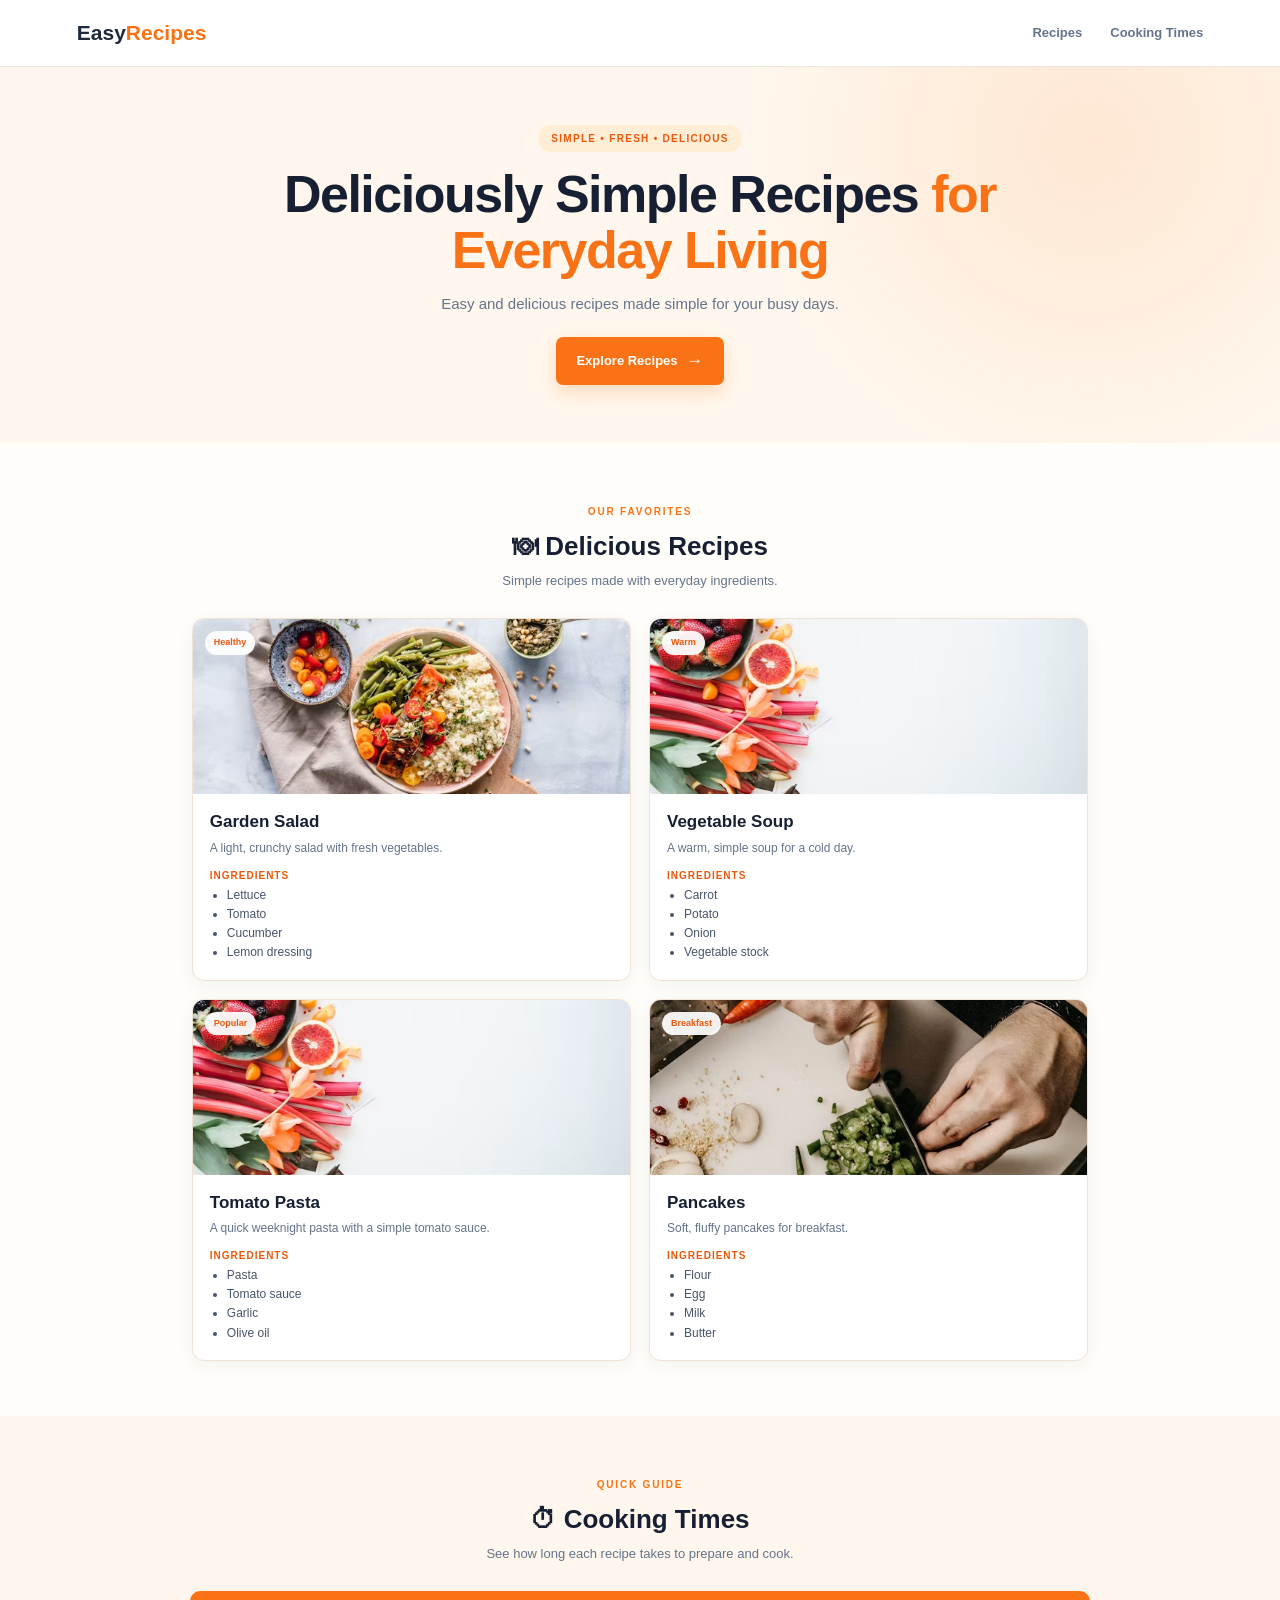
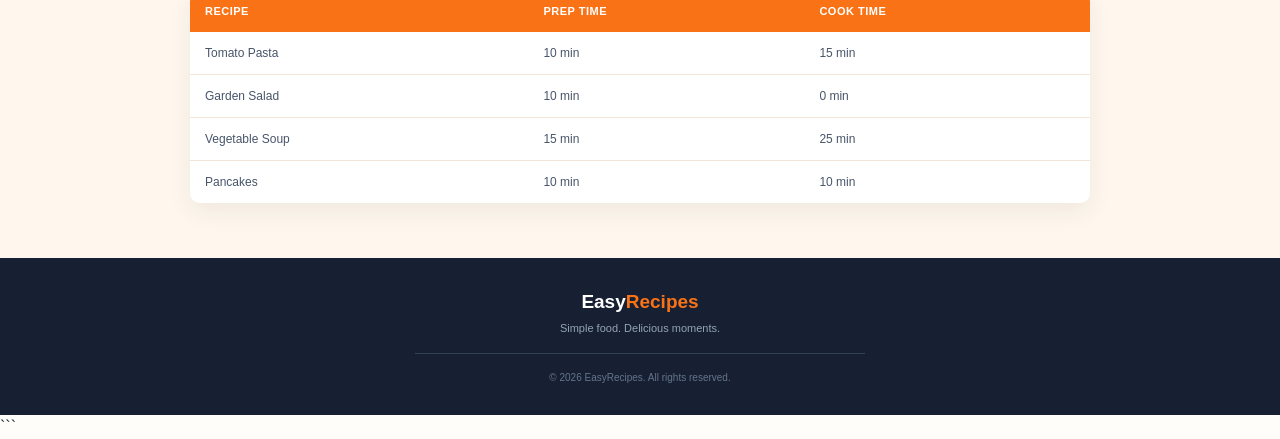
<file: index.html>
<!DOCTYPE html>
<html lang="en">

<head>
    <meta charset="UTF-8">
    <meta name="viewport" content="width=device-width, initial-scale=1.0">

    <title>EasyRecipes | Simple Recipes</title>

    <link rel="stylesheet" href="style.css">
</head>

<body>

    <!-- Header Start -->
    <header class="header">

        <a href="#" class="logo">
            Easy<span>Recipes</span>
        </a>

        <nav class="nav">
            <a href="#recipes">Recipes</a>
            <a href="#times">Cooking Times</a>
        </nav>

    </header>
    <!-- Header End -->


    <!-- Hero Start -->
    <section class="hero">

        <div class="hero-content">

            <span class="hero-badge">
                SIMPLE • FRESH • DELICIOUS
            </span>

            <h1>
                Deliciously Simple Recipes
                <span>for Everyday Living</span>
            </h1>

            <p>
                Easy and delicious recipes made simple for your busy days.
            </p>

            <a href="#recipes" class="hero-btn">
                Explore Recipes <span>→</span>
            </a>

        </div>

    </section>
    <!-- Hero End -->


    <!-- Recipes Start -->
    <section class="recipes" id="recipes">

        <div class="section-heading">

            <span>OUR FAVORITES</span>

            <h2>🍽 Delicious Recipes</h2>

            <p>
                Simple recipes made with everyday ingredients.
            </p>

        </div>


        <div class="grid">

            <!-- Recipe 1 -->
            <article class="card">

                <div class="image-wrapper">

                    <img
                        src="img/coking1.avif"
                        alt="Garden Salad"
                        class="card-img"
                    >

                    <span class="card-tag">Healthy</span>

                </div>

                <div class="card-body">

                    <h3>Garden Salad</h3>

                    <p class="desc">
                        A light, crunchy salad with fresh vegetables.
                    </p>

                    <h4>Ingredients</h4>

                    <ul>
                        <li>Lettuce</li>
                        <li>Tomato</li>
                        <li>Cucumber</li>
                        <li>Lemon dressing</li>
                    </ul>

                </div>

            </article>


            <!-- Recipe 2 -->
            <article class="card">

                <div class="image-wrapper">

                    <img
                        src="img/coking3.avif"
                        alt="Vegetable Soup"
                        class="card-img"
                    >

                    <span class="card-tag">Warm</span>

                </div>

                <div class="card-body">

                    <h3>Vegetable Soup</h3>

                    <p class="desc">
                        A warm, simple soup for a cold day.
                    </p>

                    <h4>Ingredients</h4>

                    <ul>
                        <li>Carrot</li>
                        <li>Potato</li>
                        <li>Onion</li>
                        <li>Vegetable stock</li>
                    </ul>

                </div>

            </article>


            <!-- Recipe 3 -->
            <article class="card">

                <div class="image-wrapper">

                    <img
                        src="img/coking3.avif"
                        alt="Tomato Pasta"
                        class="card-img"
                    >

                    <span class="card-tag">Popular</span>

                </div>

                <div class="card-body">

                    <h3>Tomato Pasta</h3>

                    <p class="desc">
                        A quick weeknight pasta with a simple tomato sauce.
                    </p>

                    <h4>Ingredients</h4>

                    <ul>
                        <li>Pasta</li>
                        <li>Tomato sauce</li>
                        <li>Garlic</li>
                        <li>Olive oil</li>
                    </ul>

                </div>

            </article>


            <!-- Recipe 4 -->
            <article class="card">

                <div class="image-wrapper">

                    <img
                        src="img/cokinh2.avif"
                        alt="Pancakes"
                        class="card-img"
                    >

                    <span class="card-tag">Breakfast</span>

                </div>

                <div class="card-body">

                    <h3>Pancakes</h3>

                    <p class="desc">
                        Soft, fluffy pancakes for breakfast.
                    </p>

                    <h4>Ingredients</h4>

                    <ul>
                        <li>Flour</li>
                        <li>Egg</li>
                        <li>Milk</li>
                        <li>Butter</li>
                    </ul>

                </div>

            </article>

        </div>

    </section>
    <!-- Recipes End -->


    <!-- Cooking Times Start -->
    <section class="times" id="times">

        <div class="section-heading">

            <span>QUICK GUIDE</span>

            <h2>⏱ Cooking Times</h2>

            <p>
                See how long each recipe takes to prepare and cook.
            </p>

        </div>


        <div class="table-wrapper">

            <table>

                <thead>

                    <tr>
                        <th>Recipe</th>
                        <th>Prep Time</th>
                        <th>Cook Time</th>
                    </tr>

                </thead>

                <tbody>

                    <tr>
                        <td>Tomato Pasta</td>
                        <td>10 min</td>
                        <td>15 min</td>
                    </tr>

                    <tr>
                        <td>Garden Salad</td>
                        <td>10 min</td>
                        <td>0 min</td>
                    </tr>

                    <tr>
                        <td>Vegetable Soup</td>
                        <td>15 min</td>
                        <td>25 min</td>
                    </tr>

                    <tr>
                        <td>Pancakes</td>
                        <td>10 min</td>
                        <td>10 min</td>
                    </tr>

                </tbody>

            </table>

        </div>

    </section>
    <!-- Cooking Times End -->


    <!-- Footer Start -->
    <footer class="footer">

        <div class="footer-content">

            <a href="#" class="logo">
                Easy<span>Recipes</span>
            </a>

            <p>
                Simple food. Delicious moments.
            </p>

            <div class="footer-line"></div>

            <p class="copyright">
                © 2026 EasyRecipes. All rights reserved.
            </p>

        </div>

    </footer>
    <!-- Footer End -->

</body>

</html>
```
</file>
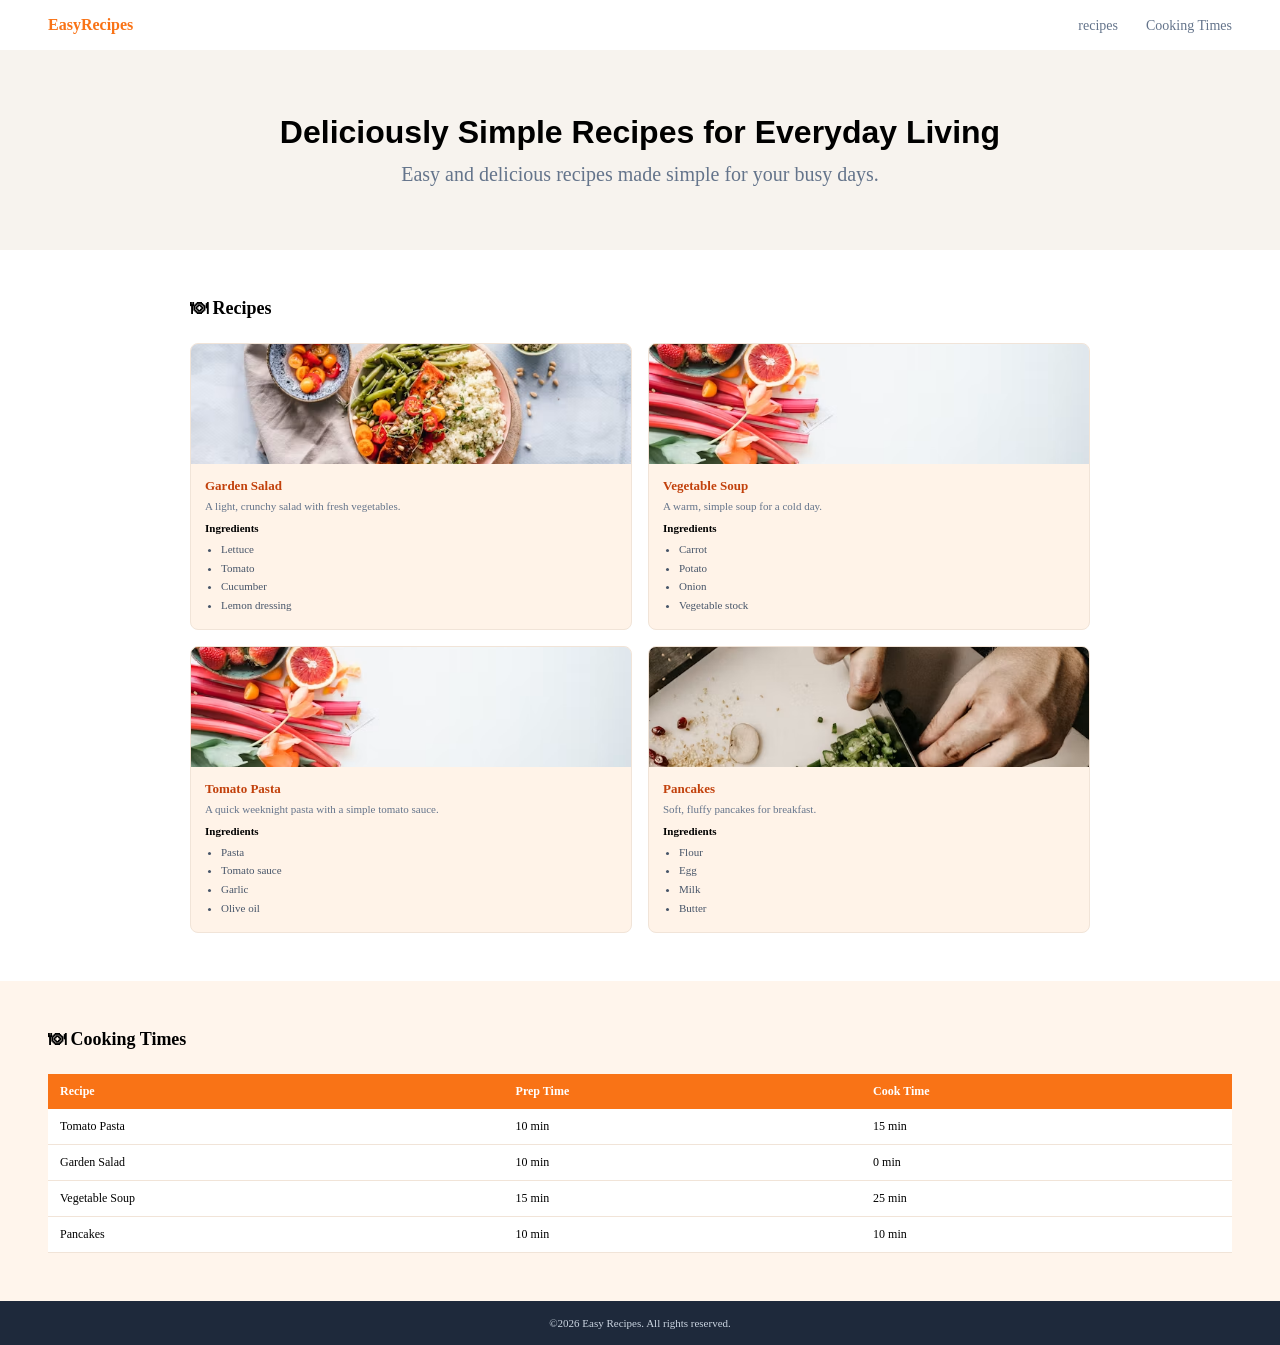
<file: cook/index.html>
<!DOCTYPE html>
<html lang="en">
<head>
    <meta charset="UTF-8">
    <meta name="viewport" content="width=device-width, initial-scale=1.0">
    <title>The Black Beauty</title>
    <link rel="stylesheet" href="style.css">
</head>
<body>
    <!-- header section start-->
        <header class="header">
            <a href="#" class="logo">EasyRecipes</a>
        <br>
        <nav>
            <a href="#recipes">recipes</a>
             <a href="#times">Cooking Times</a>
        </nav>
        </header>
    <!-- end header section -->
        <!-- hero section  -->
            <section class="hero">
            <h1>Deliciously Simple Recipes for Everyday Living</h1>
            <p>Easy and delicious recipes made simple for your busy days.</p>
             </section>
        <!-- close hero section -->

     <section class="recipes" id="recipes">
    <h2 class="blue">🍽 Recipes</h2>
  <div class="grid">

    <article class="card">
      <img src="img/coking1.avif" alt="Garden Salad" class="card-img">
      <div class="card-body">
        <h3>Garden Salad</h3>
        <p class="desc">A light, crunchy salad with fresh vegetables.</p>
        <h4>Ingredients</h4>
        <ul>
          <li>Lettuce</li>
          <li>Tomato</li>
          <li>Cucumber</li>
          <li>Lemon dressing</li>
        </ul>
      </div>
    </article>

    <article class="card">
      <img src="img/coking3.avif" alt="Vegetable Soup" class="card-img">
      <div class="card-body">
        <h3>Vegetable Soup</h3>
        <p class="desc">A warm, simple soup for a cold day.</p>
        <h4>Ingredients</h4>
        <ul>
          <li>Carrot</li>
          <li>Potato</li>
          <li>Onion</li>
          <li>Vegetable stock</li>
        </ul>
      </div>
    </article>

    <article class="card">
      <img src="img/coking3.avif" alt="Tomato Pasta" class="card-img">
      <div class="card-body">
        <h3>Tomato Pasta</h3>
        <p class="desc">A quick weeknight pasta with a simple tomato sauce.</p>
        <h4>Ingredients</h4>
        <ul>
          <li>Pasta</li>
          <li>Tomato sauce</li>
          <li>Garlic</li>
          <li>Olive oil</li>
        </ul>
      </div>
    </article>

    <article class="card">
      <img src="img/cokinh2.avif" alt="Pancakes" class="card-img">
      <div class="card-body">
        <h3>Pancakes</h3>
        <p class="desc">Soft, fluffy pancakes for breakfast.</p>
        <h4>Ingredients</h4>
        <ul>
          <li>Flour</li>
          <li>Egg</li>
          <li>Milk</li>
          <li>Butter</li>
        </ul>
      </div>
    </article>
  </div>
    </section>
    <section class="times" id="times">
    <h2>🍽 Cooking Times</h2>
    <table>
    <thead>
      <tr>
        <th>Recipe</th>
        <th>Prep Time</th>
        <th>Cook Time</th>
      </tr>
      <!-- thead -->
       <tbody>
      <tr>
        <td>Tomato Pasta</td>
        <td>10 min</td>
        <td>15 min</td>
      </tr>
      <tr>
        <td>Garden Salad</td>
        <td>10 min</td>
        <td>0 min</td>
      </tr>
      <tr>
        <td>Vegetable Soup</td>
        <td>15 min</td>
        <td>25 min</td>
      </tr>
      <tr>
        <td>Pancakes</td>
        <td>10 min</td>
        <td>10 min</td>
      </tr>
    </tbody>
       <!-- close -->
    </thead>
    </table>
    </section>
    <footer class="footer">
    ©2026 Easy Recipes. All rights reserved.
    </footer>


</body>
</html>
</file>
<file: style.css>
/* ================================
   RESET
================================ */

* {
    margin: 0;
    padding: 0;
    box-sizing: border-box;
}

html {
    scroll-behavior: smooth;
}

body {
    font-family: Arial, Helvetica, sans-serif;
    background: #fffdf9;
    color: #1e293b;
    line-height: 1.5;
}

a {
    text-decoration: none;
}

img {
    max-width: 100%;
}


/* ================================
   HEADER
================================ */

.header {
    display: flex;
    justify-content: space-between;
    align-items: center;

    padding: 17px 6%;

    background: #ffffff;

    border-bottom: 1px solid #f1e5d9;

    position: sticky;
    top: 0;
    z-index: 1000;
}

.logo {
    color: #1e293b;
    font-size: 21px;
    font-weight: 800;
}

.logo span {
    color: #f97316;
}

.nav {
    display: flex;
    gap: 28px;
}

.nav a {
    color: #64748b;
    font-size: 13px;
    font-weight: 600;

    transition: 0.3s;
}

.nav a:hover {
    color: #f97316;
}


/* ================================
   HERO
================================ */

.hero {
    padding: 58px 20px;

    text-align: center;

    background:
        radial-gradient(
            circle at 85% 20%,
            rgba(249, 115, 22, 0.12),
            transparent 30%
        ),
        #fff7ed;
}

.hero-content {
    max-width: 780px;
    margin: auto;
}

.hero-badge {
    display: inline-block;

    margin-bottom: 14px;
    padding: 6px 13px;

    border-radius: 50px;

    background: #ffedd5;
    color: #ea580c;

    font-size: 10px;
    font-weight: 700;

    letter-spacing: 1.3px;
}

.hero h1 {
    color: #172033;

    font-size: clamp(32px, 5vw, 52px);

    line-height: 1.08;

    letter-spacing: -1.5px;

    margin-bottom: 15px;
}

.hero h1 span {
    color: #f97316;
}

.hero p {
    color: #64748b;

    font-size: 15px;

    max-width: 540px;

    margin: 0 auto 22px;
}

.hero-btn {
    display: inline-flex;
    align-items: center;
    gap: 9px;

    padding: 11px 20px;

    border-radius: 7px;

    background: #f97316;
    color: #ffffff;

    font-size: 13px;
    font-weight: 700;

    box-shadow: 0 7px 18px rgba(249, 115, 22, 0.22);

    transition: 0.3s;
}

.hero-btn:hover {
    background: #ea580c;
    transform: translateY(-2px);
}

.hero-btn span {
    font-size: 17px;
}


/* ================================
   SECTION HEADING
================================ */

.section-heading {
    text-align: center;

    max-width: 600px;

    margin: 0 auto 28px;
}

.section-heading > span {
    color: #f97316;

    font-size: 10px;
    font-weight: 800;

    letter-spacing: 1.8px;
}

.section-heading h2 {
    color: #172033;

    font-size: 26px;

    margin: 5px 0 5px;
}

.section-heading p {
    color: #64748b;

    font-size: 13px;
}


/* ================================
   RECIPES
================================ */

.recipes {
    max-width: 1050px;

    margin: auto;

    padding: 55px 6%;
}

.grid {
    display: grid;

    grid-template-columns: repeat(2, 1fr);

    gap: 18px;
}


/* ================================
   CARD
================================ */

.card {
    overflow: hidden;

    background: #ffffff;

    border: 1px solid #f0e2d5;

    border-radius: 12px;

    box-shadow: 0 5px 18px rgba(30, 41, 59, 0.05);

    transition: 0.3s ease;
}

.card:hover {
    transform: translateY(-4px);

    border-color: #fed7aa;

    box-shadow: 0 12px 28px rgba(30, 41, 59, 0.09);
}


/* Image */

.image-wrapper {
    position: relative;
    overflow: hidden;
}

.card-img {
    width: 100%;

    height: 175px;

    display: block;

    object-fit: cover;

    transition: 0.4s ease;
}

.card:hover .card-img {
    transform: scale(1.04);
}


/* Card tag */

.card-tag {
    position: absolute;

    top: 12px;
    left: 12px;

    padding: 5px 9px;

    border-radius: 30px;

    background: rgba(255, 255, 255, 0.93);

    color: #ea580c;

    font-size: 9px;
    font-weight: 800;
}


/* Card body */

.card-body {
    padding: 15px 17px 17px;
}

.card-body h3 {
    color: #172033;

    font-size: 17px;

    margin-bottom: 4px;
}

.desc {
    color: #64748b;

    font-size: 12px;

    margin-bottom: 11px;
}

.card-body h4 {
    color: #ea580c;

    font-size: 10px;

    text-transform: uppercase;

    letter-spacing: 1px;

    margin-bottom: 3px;
}

.card-body ul {
    padding-left: 17px;

    color: #475569;

    font-size: 12px;

    line-height: 1.6;
}


/* ================================
   COOKING TIMES
================================ */

.times {
    padding: 55px 6%;

    background: #fff7ed;
}

.table-wrapper {
    max-width: 900px;

    margin: auto;

    overflow-x: auto;

    border-radius: 10px;

    box-shadow: 0 8px 25px rgba(30, 41, 59, 0.07);
}

table {
    width: 100%;

    min-width: 500px;

    border-collapse: collapse;

    background: #ffffff;

    font-size: 12px;
}

th {
    padding: 12px 15px;

    text-align: left;

    background: #f97316;

    color: #ffffff;

    font-size: 11px;

    text-transform: uppercase;

    letter-spacing: 0.5px;
}

td {
    padding: 12px 15px;

    color: #475569;

    border-bottom: 1px solid #f1e5d9;
}

tbody tr {
    transition: 0.2s;
}

tbody tr:hover {
    background: #fff7ed;
}

tbody tr:last-child td {
    border-bottom: none;
}


/* ================================
   FOOTER
================================ */

.footer {
    padding: 30px 20px;

    text-align: center;

    background: #172033;

    color: #cbd5e1;
}

.footer .logo {
    display: inline-block;

    color: #ffffff;

    font-size: 19px;

    margin-bottom: 4px;
}

.footer-content > p {
    color: #94a3b8;

    font-size: 11px;
}

.footer-line {
    height: 1px;

    max-width: 450px;

    margin: 16px auto;

    background: #334155;
}

.footer .copyright {
    color: #64748b;

    font-size: 10px;
}


/* ================================
   TABLET
================================ */

@media (max-width: 768px) {

    .header {
        padding: 15px 5%;
    }

    .nav {
        gap: 20px;
    }

    .hero {
        padding: 50px 20px;
    }

    .recipes,
    .times {
        padding: 48px 5%;
    }

}


/* ================================
   MOBILE
================================ */

@media (max-width: 600px) {

    .header {
        padding: 14px 20px;

        flex-direction: column;

        gap: 10px;
    }

    .logo {
        font-size: 20px;
    }

    .nav {
        gap: 22px;
    }

    .nav a {
        font-size: 12px;
    }


    .hero {
        padding: 45px 18px;
    }

    .hero-badge {
        font-size: 8px;

        padding: 6px 10px;
    }

    .hero h1 {
        font-size: 34px;

        letter-spacing: -1px;
    }

    .hero p {
        font-size: 13px;

        margin-bottom: 18px;
    }

    .hero-btn {
        padding: 10px 17px;

        font-size: 12px;
    }


    .recipes {
        padding: 45px 20px;
    }

    .times {
        padding: 45px 20px;
    }

    .section-heading {
        margin-bottom: 23px;
    }

    .section-heading h2 {
        font-size: 23px;
    }

    .section-heading p {
        font-size: 12px;
    }


    .grid {
        grid-template-columns: 1fr;

        gap: 16px;
    }

    .card-img {
        height: 190px;
    }


    .card-body {
        padding: 14px 15px 16px;
    }


    .footer {
        padding: 28px 20px;
    }

}


/* ================================
   SMALL MOBILE
================================ */

@media (max-width: 380px) {

    .nav {
        gap: 15px;
    }

    .nav a {
        font-size: 11px;
    }

    .hero h1 {
        font-size: 30px;
    }

    .card-img {
        height: 175px;
    }

}
</file>
<file: cook/style.css>
*{
    margin: 0;
    padding: 0;
}
/* start header section */
header{
    display: flex;
    justify-content: space-between;
    align-items: center;
    padding: 16px 48px;
}
.logo{
    color: #f97316;
    font-weight: bold;
    text-decoration: none;
}
.header nav a{
    margin-left: 24px;
    font-size: 14px;
    color: #64748b;
    text-decoration: none;
}
/* header section end */
.hero{
    text-align: center;
    padding: 64px 24px;
    background: #F7F3EE;
}
.hero h1{
    font-size: 32px;
    margin-bottom: 12px;
    font-family: Arial;
}
.hero p{
    font-size: 20px;
    color: #64748b;

}
.grid{
    display: grid;
    grid-template-columns: repeat(2,1fr);
    gap: 16px;
}
.card{
    border-radius: 8px;
    overflow: hidden;
}
.card-img{
    width: 100%;
    height: 120px;
    object-fit: cover;
    display: block;
}
/* Recipes */

.recipes {
  padding: 48px;
  max-width: 900px;
  margin: 0 auto;
}

.recipes h2 {
  font-size: 18px;
  margin-bottom: 24px;
}

.grid {
  display: grid;
  grid-template-columns: repeat(2, 1fr);
  gap: 16px;
}

.card {
  background: #fff3e8;
  border: 1px solid #f1e4d8;
  border-radius: 8px;
  overflow: hidden;
}

.card-img {
  width: 100%;
  height: 120px;
  object-fit: cover;
  display: block;
}

.card-body {
  padding: 14px;
}

.card-body h3 {
  font-size: 13px;
  color: #c2410c;
  margin-bottom: 6px;
}

.desc {
  font-size: 11px;
  color: #64748b;
  margin-bottom: 10px;
}

.card-body h4 {
  font-size: 11px;
  margin-bottom: 6px;
}

.card-body ul {
  padding-left: 16px;
  font-size: 11px;
  color: #475569;
  line-height: 1.7;
}
.recipes.blue h2{
    font-size: 52px;
    margin-bottom: 12px;

}
.times {
  background: #fff5ec;
  padding: 48px;
}

.times h2 {
  font-size: 18px;
  margin-bottom: 24px;
}
table {
  width: 100%;
  border-collapse: collapse;
  background: #fff;
  font-size: 12px;
}

th {
  background: #f97316;
  color: #fff;
  text-align: left;
  padding: 10px 12px;
}
td {
  padding: 10px 12px;
  border-bottom: 1px solid #f1e4d8;
}
.footer {
  background: #1e293b;
  color: #cbd5e1;
  text-align: center;
  font-size: 11px;
  padding: 16px;
}
</file>
